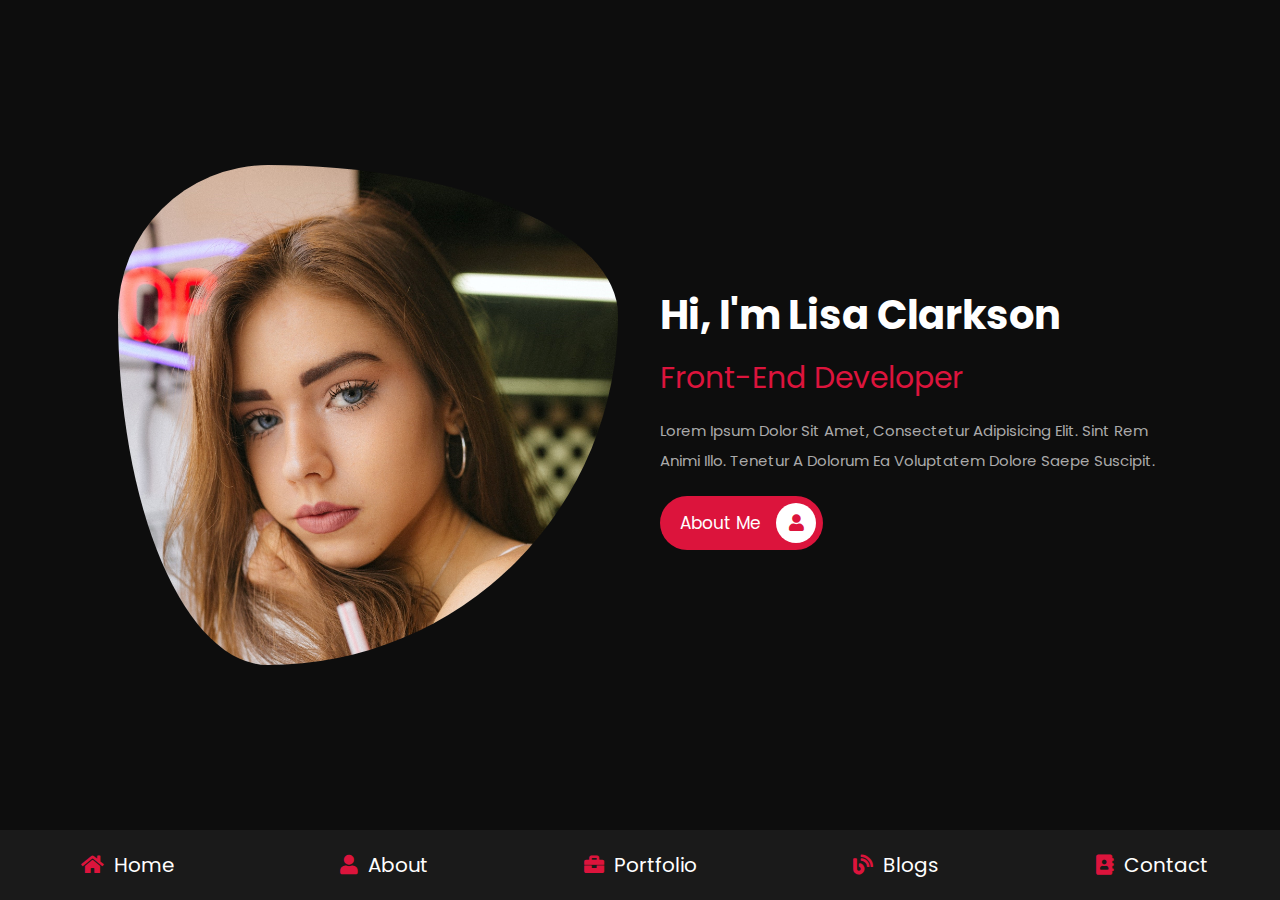
<file: index.html>
<!DOCTYPE html>
<html lang="en">
   <head>
      <meta charset="UTF-8" />
      <meta http-equiv="X-UA-Compatible" content="IE=edge" />
      <meta name="viewport" content="width=device-width, initial-scale=1.0" />
      <title>home</title>
      <!-- font awesome cdn link  -->
      <link
         rel="stylesheet"
         href="https://cdnjs.cloudflare.com/ajax/libs/font-awesome/5.15.4/css/all.min.css"
      />
      <!-- custom css file link  -->
      <link rel="stylesheet" href="./Assets/css/style.css" />
   </head>
   <body>
    <nav class="navbar">
        <a href="index.html"> <i class="fas fa-home"></i><span>home</span></a>
        <a href="about.html"> <i class="fas fa-user"></i><span>about</span></a>
        <a href="portfolio.html"> <i class="fas fa-briefcase"></i><span>portfolio</span></a>
        <a href="blogs.html"> <i class="fas fa-blog"></i><span>blogs</span></a>
        <a href="contact.html"> <i class="fas fa-address-book"></i><span>contact</span></a>
    </nav>

    <section class="home">
        <div class="image">
            <img src="./Assets/images/user-3.jpg" alt="">
        </div>

        <div class="content">
            <h3>hi, i'm lisa clarkson</h3>
            <span>front-end developer</span>
            <p>Lorem ipsum dolor sit amet, consectetur adipisicing elit. Sint rem animi illo. Tenetur a dolorum ea voluptatem dolore saepe suscipit.</p>
            <a href="#" class="btn">about me <i class="fas fa-user"></i> </a>
        </div>
    </section>
   </body>
</html>
</file>
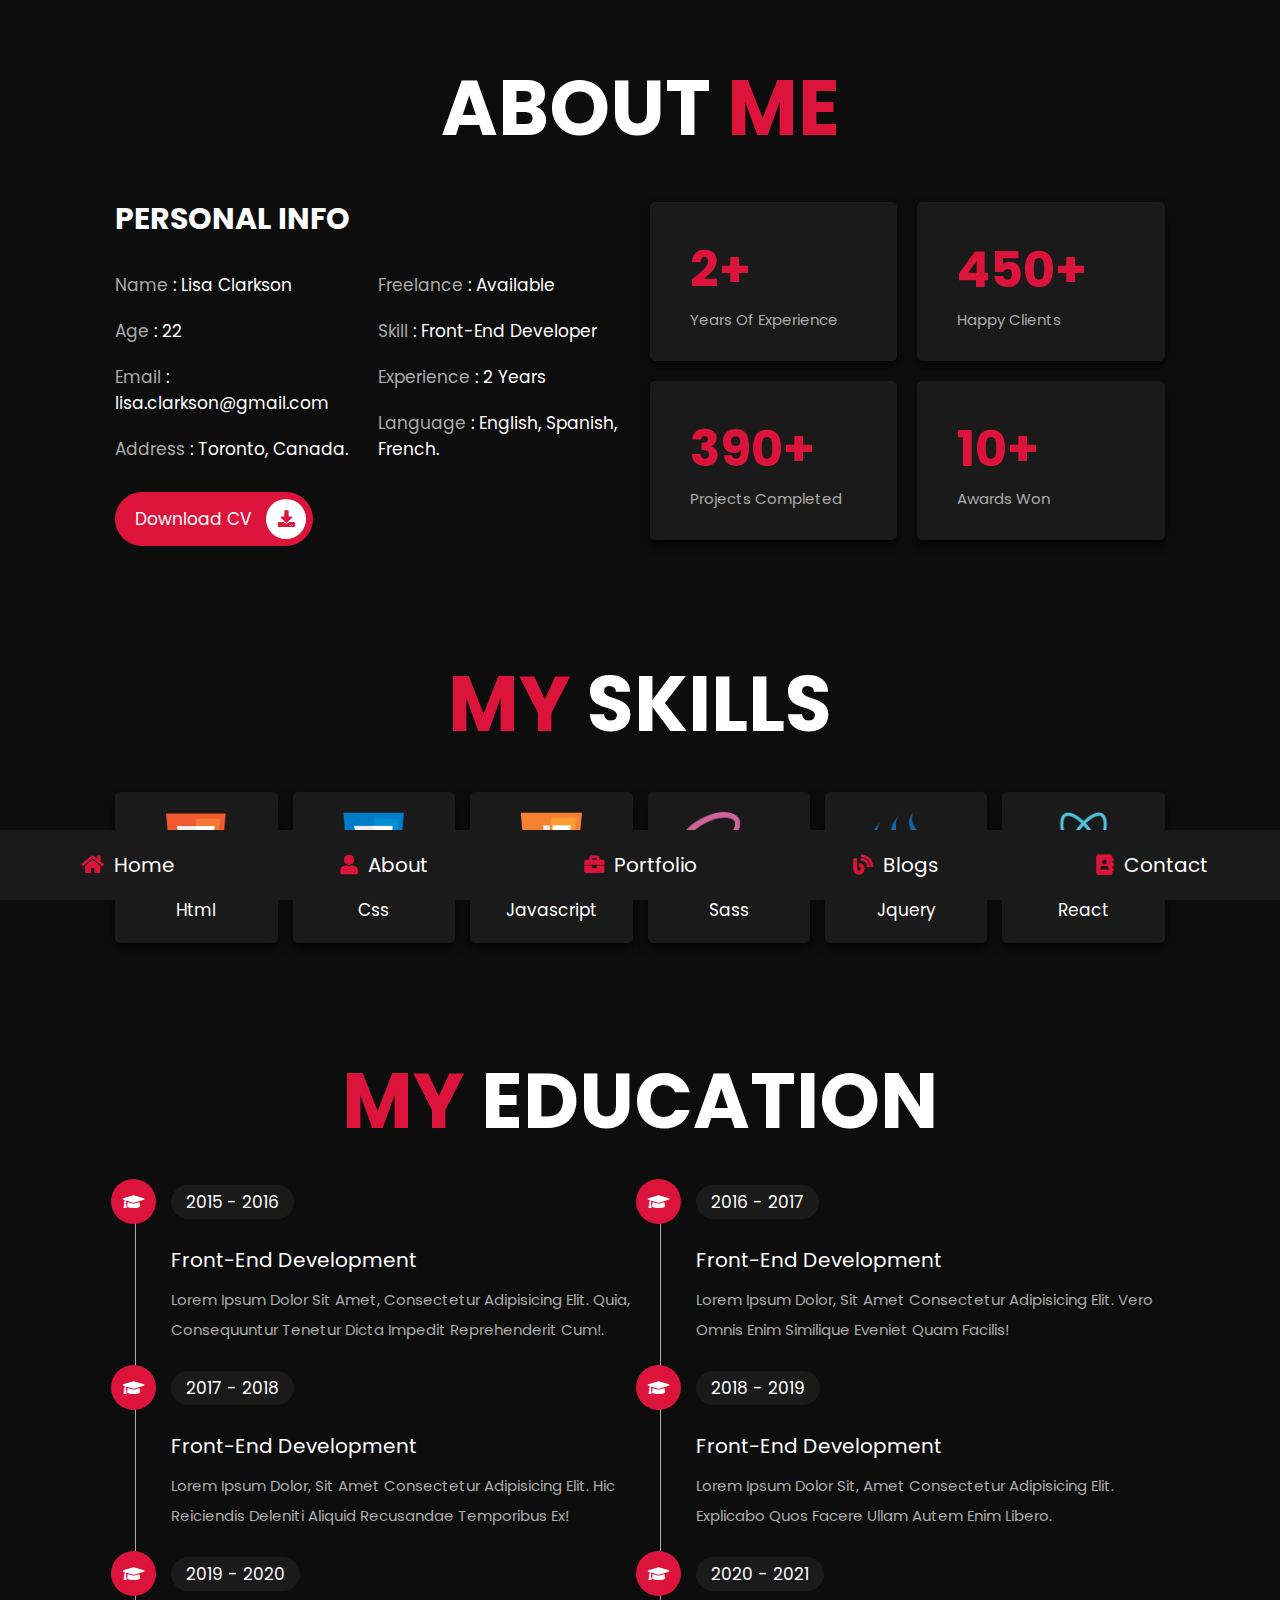
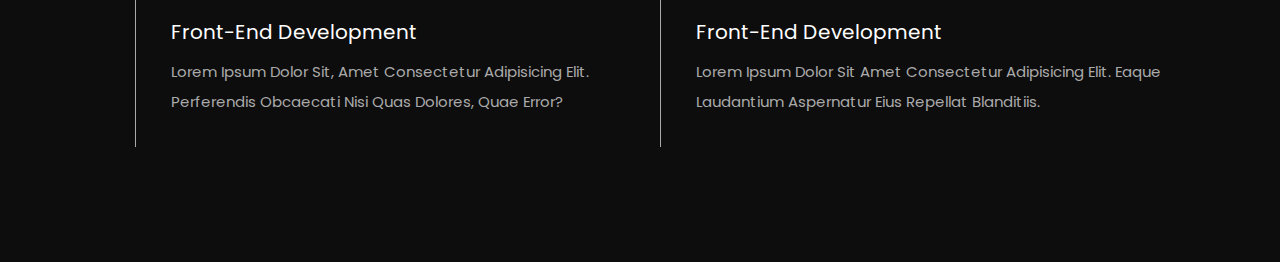
<file: about.html>
<!DOCTYPE html>
<html lang="en">
   <head>
      <meta charset="UTF-8" />
      <meta http-equiv="X-UA-Compatible" content="IE=edge" />
      <meta name="viewport" content="width=device-width, initial-scale=1.0" />
      <title>about</title>

      <!-- font awesome cdn link  -->
      <link
         rel="stylesheet"
         href="https://cdnjs.cloudflare.com/ajax/libs/font-awesome/5.15.4/css/all.min.css"
      />

      <!-- custom css file link  -->
      <link rel="stylesheet" href="./Assets/css/style.css" />
   </head>
   <body>
      <nav class="navbar">
         <a href="index.html"> <i class="fas fa-home"></i><span>home</span></a>
         <a href="about.html"> <i class="fas fa-user"></i><span>about</span></a>
         <a href="portfolio.html">
            <i class="fas fa-briefcase"></i><span>portfolio</span></a
         >
         <a href="blogs.html"> <i class="fas fa-blog"></i><span>blogs</span></a>
         <a href="contact.html">
            <i class="fas fa-address-book"></i><span>contact</span></a
         >
      </nav>

      <section class="about">
         <h1 class="heading">about <span>me</span> </h1>

         <div class="row">

            <div class="info-container">
               <h1>personal info</h1>

               <div class="box-container">

                  <div class="box">
                     <h3> <span>name</span> : lisa clarkson</h3>
                     <h3> <span>age</span> : 22</h3>
                     <h3 class="email"> <span>email</span> : lisa.clarkson@gmail.com</h3>
                     <h3> <span>address</span> : toronto, canada.</h3>
                  </div>

                  <div class="box">
                     <h3> <span>freelance</span> : available</h3>
                     <h3> <span>skill</span> : front-end developer</h3>
                     <h3> <span>experience</span> : 2 years</h3>
                     <h3> <span>language</span> : english, spanish, french.</h3>
                  </div>
               </div>

               <a href="#" class="btn"
                  >download CV <i class="fas fa-download"></i
               ></a>
            </div>

            <div class="count-container">

               <div class="box">
                  <h3>2+</h3>
                  <p>years of experience</p>
               </div>

               <div class="box">
                  <h3>450+</h3>
                  <p>happy clients</p>
               </div>

               <div class="box">
                  <h3>390+</h3>
                  <p>projects completed</p>
               </div>

					<div class="box">
                  <h3>10+</h3>
                  <p>awards won</p>
               </div>

            </div>

         </div>
      </section>

      <section class="skills">

         <h1 class="heading"> <span>my</span> skills </h1>

         <div class="box-container">

            <div class="box">
               <img src="./Assets/images/icon-1.png" alt="">
               <h3>html</h3>
            </div>

            <div class="box">
               <img src="./Assets/images/icon-2.png" alt="">
               <h3>css</h3>
            </div>

            <div class="box">
               <img src="./Assets/images/icon-3.png" alt="">
               <h3>javascript</h3>
            </div>

            
            <div class="box">
               <img src="./Assets/images/icon-4.png" alt="">
               <h3>sass</h3>
            </div>

            
            <div class="box">
               <img src="./Assets/images/icon-5.png" alt="">
               <h3>jquery</h3>
            </div>

            
            <div class="box">
               <img src="./Assets/images/icon-6.png" alt="">
               <h3>react</h3>
            </div>

         </div>
      </section>

      <section class="education">

         <h1 class="heading"> <span>my</span> education </h1>

            <div class="box-container">

               <div class="box">
                  <i class="fas fa-graduation-cap"></i>
                  <span>2015 - 2016</span>
                  <h3>front-end development</h3>
                  <p>Lorem ipsum dolor sit amet, consectetur adipisicing elit. Quia, consequuntur tenetur dicta impedit reprehenderit cum!.</p>
               </div>

               <div class="box">
                  <i class="fas fa-graduation-cap"></i>
                  <span>2016 - 2017</span>
                  <h3>front-end development</h3>
                  <p>Lorem ipsum dolor, sit amet consectetur adipisicing elit. Vero omnis enim similique eveniet quam facilis!</p>
               </div>

               <div class="box">
                  <i class="fas fa-graduation-cap"></i>
                  <span>2017 - 2018</span>
                  <h3>front-end development</h3>
                  <p>Lorem ipsum dolor, sit amet consectetur adipisicing elit. Hic reiciendis deleniti aliquid recusandae temporibus ex!</p>
               </div>

               <div class="box">
                  <i class="fas fa-graduation-cap"></i>
                  <span>2018 - 2019</span>
                  <h3>front-end development</h3>
                  <p>Lorem ipsum dolor sit, amet consectetur adipisicing elit. Explicabo quos facere ullam autem enim libero.</p>
               </div>

               <div class="box">
                  <i class="fas fa-graduation-cap"></i>
                  <span>2019 - 2020</span>
                  <h3>front-end development</h3>
                  <p>Lorem ipsum dolor sit, amet consectetur adipisicing elit. Perferendis obcaecati nisi quas dolores, quae error?</p>
               </div>

               <div class="box">
                  <i class="fas fa-graduation-cap"></i>
                  <span>2020 - 2021</span>
                  <h3>front-end development</h3>
                  <p>Lorem ipsum dolor sit amet consectetur adipisicing elit. Eaque laudantium aspernatur eius repellat blanditiis.</p>
               </div>

            </div>
         </h1>
      </section>

   </body>
</html>
</file>
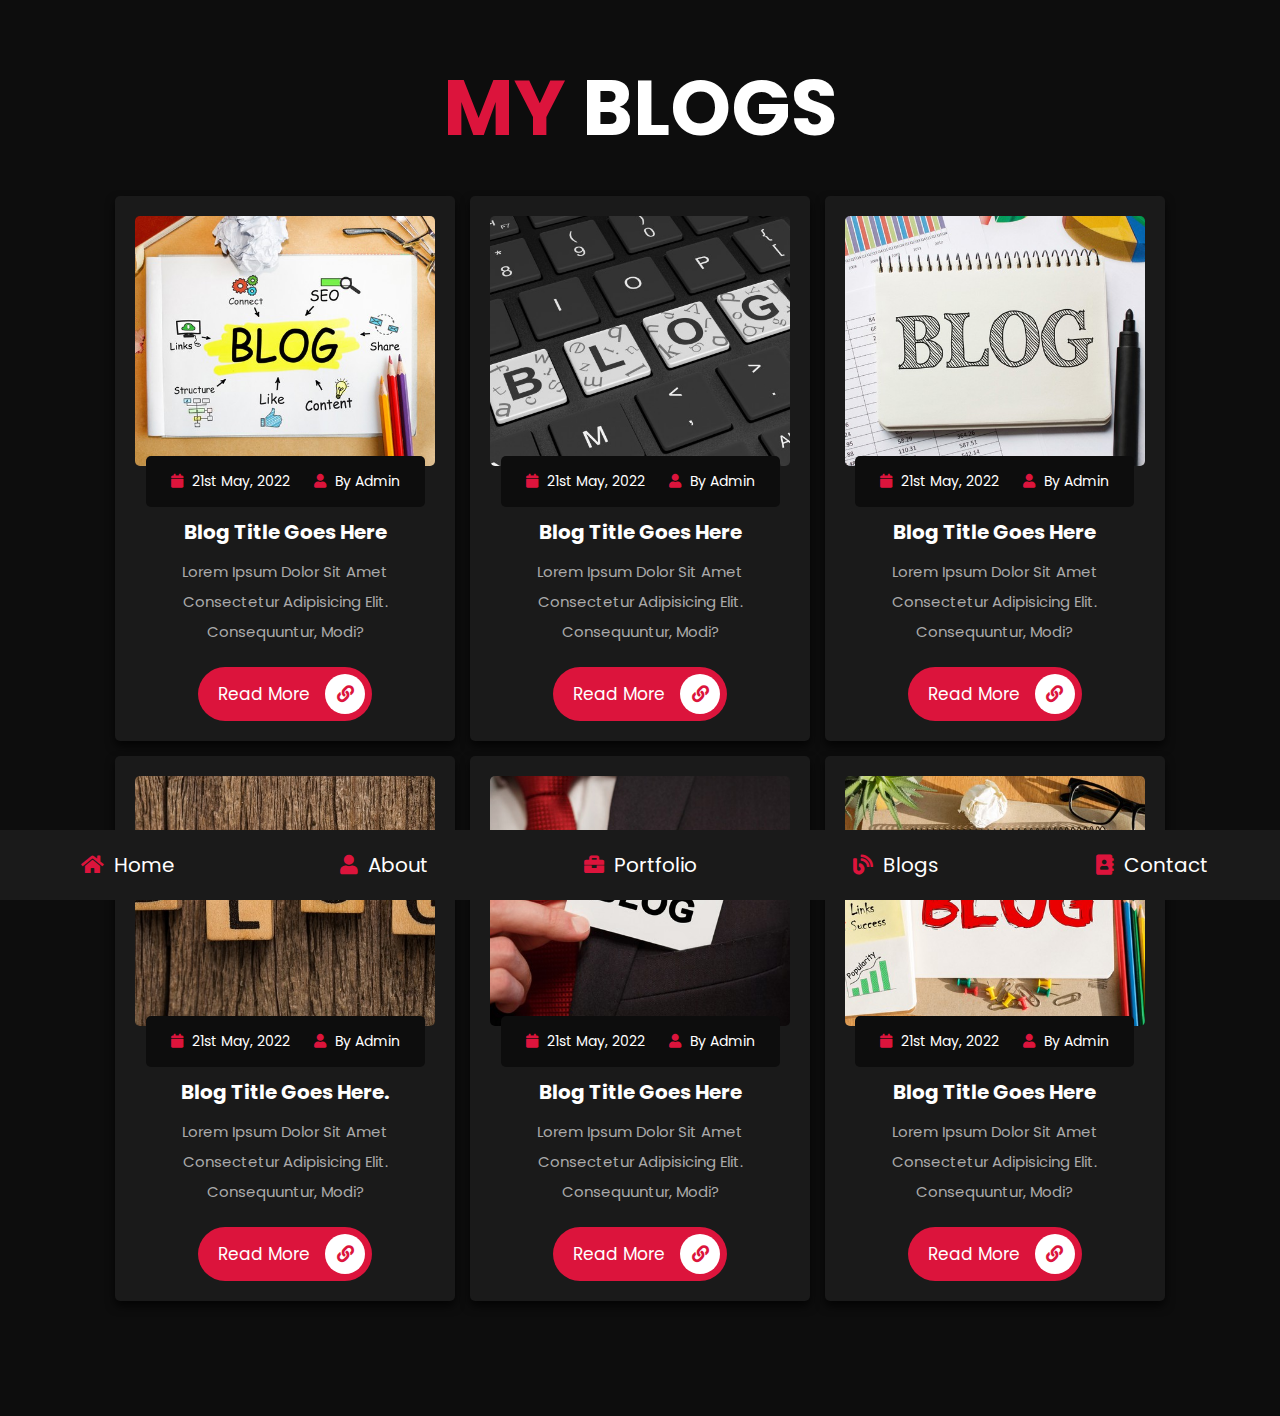
<file: blogs.html>
<!DOCTYPE html>
<html lang="en">
   <head>
      <meta charset="UTF-8" />
      <meta http-equiv="X-UA-Compatible" content="IE=edge" />
      <meta name="viewport" content="width=device-width, initial-scale=1.0" />
      <title>blogs</title>

      <!-- font awesome cdn link  -->
      <link
         rel="stylesheet"
         href="https://cdnjs.cloudflare.com/ajax/libs/font-awesome/5.15.4/css/all.min.css"
      />

      <!-- custom css file link  -->
      <link rel="stylesheet" href="./Assets/css/style.css" />
   </head>
   <body>
      <nav class="navbar">
         <a href="index.html"> <i class="fas fa-home"></i><span>home</span></a>
         <a href="about.html"> <i class="fas fa-user"></i><span>about</span></a>
         <a href="portfolio.html">
            <i class="fas fa-briefcase"></i><span>portfolio</span></a
         >
         <a href="blogs.html"> <i class="fas fa-blog"></i><span>blogs</span></a>
         <a href="contact.html">
            <i class="fas fa-address-book"></i><span>contact</span></a
         >
      </nav>

      <section class="blogs">
         <h1 class="heading"><span>my</span> blogs</h1>

         <div class="box-container">

            <div class="box">
               <div class="image">
                  <img src="./Assets/images/blog1.jpg" alt="" />
               </div>

               <div class="content">
                  <div class="icons">
                     <a href="#"><i class="fas fa-calendar"></i> 21st may, 2022 </a>
                     <a href="#"><i class="fas fa-user"></i> by admin </a>
                  </div>
                  <h3>blog title goes here</h3>
                  <p>Lorem ipsum dolor sit amet consectetur adipisicing elit. Consequuntur, modi?</p>
                  <a href="" class="btn"> read more <i class="fas fa-link"></i></a>
               </div>

            </div>

            <div class="box">
               <div class="image">
                  <img src="./Assets/images/blog2.jpg" alt="" />
               </div>

               <div class="content">
                  <div class="icons">
                     <a href="#"><i class="fas fa-calendar"></i> 21st may, 2022 </a>
                     <a href="#"><i class="fas fa-user"></i> by admin </a>
                  </div>
                  <h3>blog title goes here</h3>
                  <p>Lorem ipsum dolor sit amet consectetur adipisicing elit. Consequuntur, modi?</p>
                  <a href="" class="btn"> read more <i class="fas fa-link"></i></a>
               </div>

            </div>

            <div class="box">
               <div class="image">
                  <img src="./Assets/images/blog3.jpg" alt="" />
               </div>

               <div class="content">
                  <div class="icons">
                     <a href="#"><i class="fas fa-calendar"></i> 21st may, 2022 </a>
                     <a href="#"><i class="fas fa-user"></i> by admin </a>
                  </div>
                  <h3>blog title goes here</h3>
                  <p>Lorem ipsum dolor sit amet consectetur adipisicing elit. Consequuntur, modi?</p>
                  <a href="" class="btn"> read more <i class="fas fa-link"></i></a>
               </div>

            </div>

            <div class="box">
               <div class="image">
                  <img src="./Assets/images/blog4.jpg" alt="" />
               </div>

               <div class="content">
                  <div class="icons">
                     <a href="#"><i class="fas fa-calendar"></i> 21st may, 2022 </a>
                     <a href="#"><i class="fas fa-user"></i> by admin </a>
                  </div>
                  <h3>blog title goes here.</h3>
                  <p>Lorem ipsum dolor sit amet consectetur adipisicing elit. Consequuntur, modi?</p>
                  <a href="" class="btn"> read more <i class="fas fa-link"></i></a>
               </div>


            </div>

            <div class="box">
               <div class="image">
                  <img src="./Assets/images/blog5.jpg" alt="" />
               </div>

               <div class="content">
                  <div class="icons">
                     <a href="#"><i class="fas fa-calendar"></i> 21st may, 2022 </a>
                     <a href="#"><i class="fas fa-user"></i> by admin </a>
                  </div>
                  <h3>blog title goes here</h3>
                  <p>Lorem ipsum dolor sit amet consectetur adipisicing elit. Consequuntur, modi?</p>
                  <a href="" class="btn"> read more <i class="fas fa-link"></i></a>
               </div>

            </div>

            <div class="box">
               <div class="image">
                  <img src="./Assets/images/blog6.jpg" alt="" />
               </div>

               <div class="content">
                  <div class="icons">
                     <a href="#"><i class="fas fa-calendar"></i> 21st may, 2022 </a>
                     <a href="#"><i class="fas fa-user"></i> by admin </a>
                  </div>
                  <h3>blog title goes here</h3>
                  <p>Lorem ipsum dolor sit amet consectetur adipisicing elit. Consequuntur, modi?</p>
                  <a href="" class="btn"> read more <i class="fas fa-link"></i></a>
               </div>

            </div>

         </div>
      </section>

   </body>
</html>
</file>
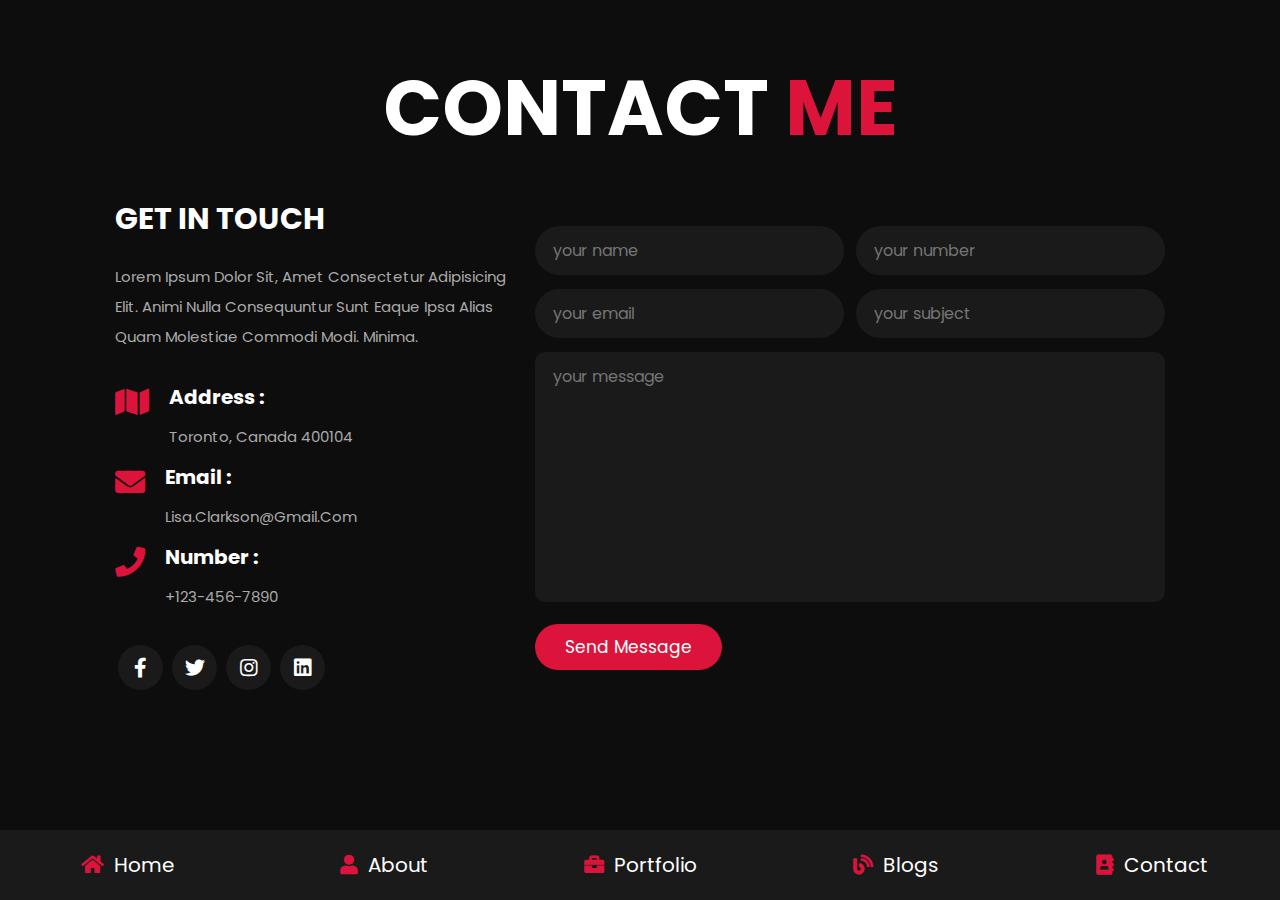
<file: contact.html>
<!DOCTYPE html>
<html lang="en">
   <head>
      <meta charset="UTF-8" />
      <meta http-equiv="X-UA-Compatible" content="IE=edge" />
      <meta name="viewport" content="width=device-width, initial-scale=1.0" />
      <title>contact</title>

      <!-- font awesome cdn link  -->
      <link
         rel="stylesheet"
         href="https://cdnjs.cloudflare.com/ajax/libs/font-awesome/5.15.4/css/all.min.css"
      />

      <!-- custom css file link  -->
      <link rel="stylesheet" href="./Assets/css/style.css" />
   </head>
   <body>
      <nav class="navbar">
         <a href="index.html"> <i class="fas fa-home"></i><span>home</span></a>
         <a href="about.html"> <i class="fas fa-user"></i><span>about</span></a>
         <a href="portfolio.html">
            <i class="fas fa-briefcase"></i><span>portfolio</span></a
         >
         <a href="blogs.html"> <i class="fas fa-blog"></i><span>blogs</span></a>
         <a href="contact.html">
            <i class="fas fa-address-book"></i><span>contact</span></a
         >
      </nav>

      <section class="contact">

         <h1 class="heading"> contact <span>me</span></h1> 

         <div class="row">

            <div class="info-container">

               <h1>get in touch</h1>

               <p>Lorem ipsum dolor sit, amet consectetur adipisicing elit. Animi nulla consequuntur sunt eaque ipsa alias quam molestiae commodi modi. Minima.</p>

               <div class="box-container">

                  <div class="box">
                     <i class="fas fa-map"></i>
                     <div class="info">
                        <h3>address :</h3>
                        <p>Toronto, Canada 400104</p>
                     </div>
                  </div>
                  
                  <div class="box">
                     <i class="fas fa-envelope"></i>
                     <div class="info">
                        <h3>email :</h3>
                        <p>lisa.clarkson@gmail.com</p>
                     </div>
                  </div>

                  <div class="box">
                     <i class="fas fa-phone"></i>
                     <div class="info">
                        <h3>number :</h3>
                        <p>+123-456-7890</p>
                     </div>
                  </div>
                  
               </div>
               
               <div class="share">
                  <a href="" class="fab fa-facebook-f"></a>
                  <a href="" class="fab fa-twitter"></a>
                  <a href="" class="fab fa-instagram"></a>
                  <a href="" class="fab fa-linkedin"></a>
               </div>
               
            </div>

            <form action="">

               <div class="inputBox">
                  <input type="text" placeholder="your name">
                  <input type="number" placeholder="your number">
               </div>

               <div class="inputBox">
                  <input type="email" placeholder="your email">
                  <input type="text" placeholder="your subject">
               </div>

               <textarea name="" placeholder="your message" id="" cols="30" rows="10"></textarea>

               <input type="submit" value="send message" class="btn">

            </form>

         </div>

      </section>
   </body>
</html>
</file>
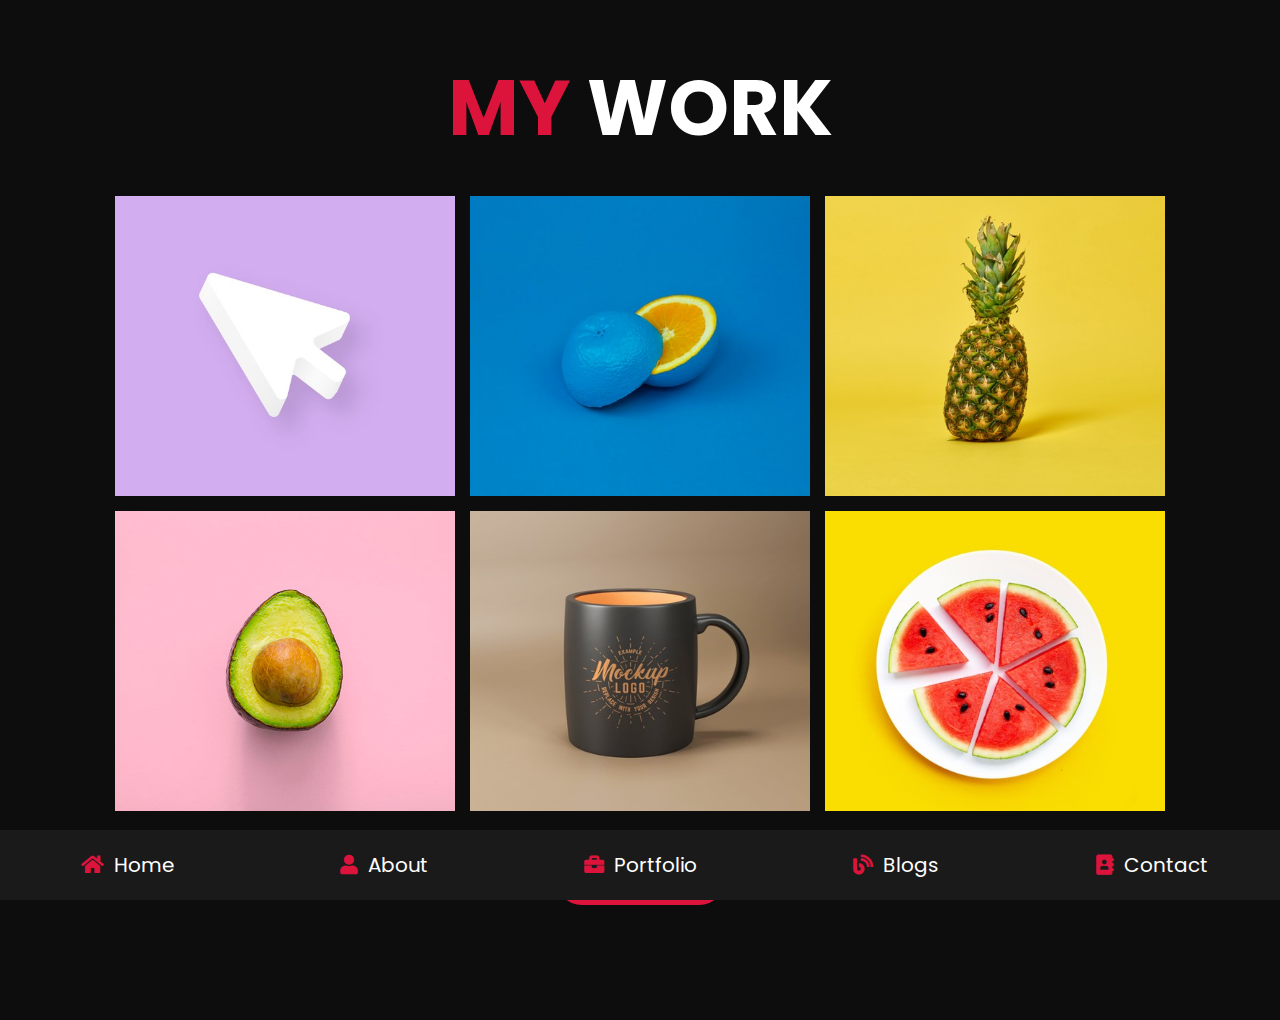
<file: portfolio.html>
<!DOCTYPE html>
<html lang="en">
   <head>
      <meta charset="UTF-8" />
      <meta http-equiv="X-UA-Compatible" content="IE=edge" />
      <meta name="viewport" content="width=device-width, initial-scale=1.0" />
      <title>portfolio</title>

      <!-- font awesome cdn link  -->
      <link
         rel="stylesheet"
         href="https://cdnjs.cloudflare.com/ajax/libs/font-awesome/5.15.4/css/all.min.css"
      />

      <!-- custom css file link  -->
      <link rel="stylesheet" href="./Assets/css/style.css" />
   </head>
   <body>
      <nav class="navbar">
         <a href="index.html"> <i class="fas fa-home"></i><span>home</span></a>
         <a href="about.html"> <i class="fas fa-user"></i><span>about</span></a>
         <a href="portfolio.html">
            <i class="fas fa-briefcase"></i><span>portfolio</span></a
         >
         <a href="blogs.html"> <i class="fas fa-blog"></i><span>blogs</span></a>
         <a href="contact.html">
            <i class="fas fa-address-book"></i><span>contact</span></a
         >
      </nav>

      <section class="portfolio">
         <h1 class="heading"><span>my</span> work</h1>

         <div class="box-container">
            <div class="box">
               <img src="./Assets/images/img-1.jpg" alt="" />
               <div class="content">
                  <h3>project 01</h3>
                  <p>
                     Lorem ipsum dolor sit amet, consectetur adipisicing elit.
                     Veniam, porro.
                  </p>
                  <a href="#">read more</a>
               </div>
            </div>

            <div class="box">
               <img src="./Assets/images/img-2.jpg" alt="" />
               <div class="content">
                  <h3>project 02</h3>
                  <p>
                     Lorem ipsum dolor sit amet, consectetur adipisicing elit.
                     Veniam, porro.
                  </p>
                  <a href="#">read more</a>
               </div>
            </div>

            <div class="box">
               <img src="./Assets/images/img-3.jpg" alt="" />
               <div class="content">
                  <h3>project 03</h3>
                  <p>
                     Lorem ipsum dolor sit amet, consectetur adipisicing elit.
                     Veniam, porro.
                  </p>
                  <a href="#">read more</a>
               </div>
            </div>

            <div class="box">
               <img src="./Assets/images/img-4.jpg" alt="" />
               <div class="content">
                  <h3>project 04</h3>
                  <p>
                     Lorem ipsum dolor sit amet, consectetur adipisicing elit.
                     Veniam, porro.
                  </p>
                  <a href="#">read more</a>
               </div>
            </div>

            <div class="box">
               <img src="./Assets/images/img-5.jpg" alt="" />
               <div class="content">
                  <h3>project 05</h3>
                  <p>
                     Lorem ipsum dolor sit amet, consectetur adipisicing elit.
                     Veniam, porro.
                  </p>
                  <a href="#">read more</a>
               </div>
            </div>

            <div class="box">
               <img src="./Assets/images/img-6.jpg" alt="" />
               <div class="content">
                  <h3>project 06</h3>
                  <p>
                     Lorem ipsum dolor sit amet, consectetur adipisicing elit.
                     Veniam, porro.
                  </p>
                  <a href="#">read more</a>
               </div>
            </div>
         </div>
         <a href="#" class="btn">load more <i class="fas fa-redo"></i> </a>
      </section>
   </body>
</html>
</file>
<file: Assets/css/style.css>
@import url("https://fonts.googleapis.com/css2?family=Poppins:wght@100;300;400;500;600;700&display=swap");
* {
  font-family: "Poppins", sans-serif;
  margin: 0;
  padding: 0;
  box-sizing: border-box;
  text-decoration: none;
  outline: none;
  border: none;
  text-transform: capitalize;
}

html {
  font-size: 62.5%;
  overflow-x: hidden;
}
html::-webkit-scrollbar {
  width: 1rem;
}
html::-webkit-scrollbar-track {
  background: #0d0d0d;
}
html::-webkit-scrollbar-thumb {
  background: crimson;
  border-radius: 5rem;
}

body {
  background: #0d0d0d;
  padding-bottom: 6.5rem;
}

section {
  padding: 5rem 9%;
}

.heading {
  text-align: center;
  font-size: 6vw;
  color: #fff;
  margin-bottom: 3rem;
  text-transform: uppercase;
}
.heading span {
  text-transform: uppercase;
  color: crimson;
}

.btn {
  display: inline-block;
  margin-top: 1rem;
  border-radius: 5rem;
  background: crimson;
  padding: 0.7rem;
  font-size: 1.7rem;
  color: #fff;
  padding-left: 2rem;
}
.btn i {
  height: 4rem;
  width: 4rem;
  line-height: 4rem;
  font-size: 1.7rem;
  text-align: center;
  background: #fff;
  color: crimson;
  border-radius: 50%;
  margin-left: 1rem;
  transition: 0.2s linear;
}
.btn:hover i {
  margin-left: 2rem;
}

.navbar {
  position: fixed;
  bottom: 0;
  left: 0;
  right: 0;
  display: flex;
  z-index: 1000;
  align-items: flex-end;
}
.navbar a {
  background: #1a1a1a;
  font-size: 2rem;
  padding: 2rem;
  flex: 1;
  color: #fff;
  text-align: center;
  transition: 0.2s linear;
}
.navbar a i {
  color: crimson;
  padding-right: 1rem;
}
.navbar a:hover {
  background: crimson;
  padding-bottom: 5rem;
}
.navbar a:hover i {
  color: #fff;
}

.home {
  display: flex;
  align-items: center;
  flex-wrap: wrap;
  gap: 4rem;
  min-height: calc(100vh - 6.5rem);
}
.home .image {
  flex: 1 1 42rem;
  text-align: center;
}
.home .image img {
  height: 50rem;
  width: 50rem;
  border-radius: 30% 70% 70% 30%/30% 30% 70% 70%;
}
.home .content {
  flex: 1 1 42rem;
}
.home .content h3 {
  color: #fff;
  font-size: 4rem;
  padding-bottom: 0.5rem;
}
.home .content span {
  font-size: 3rem;
  color: crimson;
  padding: 0.5rem 0;
  display: block;
}
.home .content p {
  font-size: 1.5rem;
  color: #aaa;
  padding: 1rem 0;
  line-height: 2;
}

.about .row {
  display: flex;
  align-items: center;
  flex-wrap: wrap;
  gap: 2rem;
}
.about .row .info-container {
  flex: 1 1 42rem;
}
.about .row .info-container h1 {
  font-size: 3rem;
  color: #fff;
  text-transform: uppercase;
  padding-bottom: 1rem;
}
.about .row .info-container .box-container {
  padding: 1rem 0;
  display: flex;
  flex-wrap: wrap;
  gap: 1rem;
}
.about .row .info-container .box-container .box {
  flex: 1 1 20rem;
}
.about .row .info-container .box-container .box h3 {
  font-size: 1.7rem;
  color: #fff;
  padding: 1rem 0;
  font-weight: normal;
}
.about .row .info-container .box-container .box h3 span {
  color: #aaa;
  font-weight: light;
}
.about .row .info-container .box-container .box h3.email {
  text-transform: none;
}
.about .row .count-container {
  flex: 1 1 42rem;
  display: flex;
  flex-wrap: wrap;
  gap: 2rem;
}
.about .row .count-container .box {
  flex: 1 1 20rem;
  padding: 3rem 4rem;
  border-radius: 0.5rem;
  background: #1a1a1a;
  box-shadow: 0 0.5rem 1rem rgba(0, 0, 0, 0.7);
}
.about .row .count-container .box h3 {
  font-size: 5rem;
  color: crimson;
}
.about .row .count-container .box p {
  font-size: 1.5rem;
  color: #aaa;
}

.skills .box-container {
  display: grid;
  grid-template-columns: repeat(auto-fit, minmax(16rem, 1fr));
  gap: 1.5rem;
}
.skills .box-container .box {
  padding: 2rem;
  text-align: center;
  box-shadow: 0 0.5rem 1rem rgba(0, 0, 0, 0.7);
  border-radius: 0.5rem;
  background: #1a1a1a;
}
.skills .box-container .box:hover {
  background: #fff;
}
.skills .box-container .box:hover h3 {
  color: #0d0d0d;
}
.skills .box-container .box img {
  height: 7rem;
  margin-bottom: 1rem;
}
.skills .box-container .box h3 {
  font-size: 1.7rem;
  color: #fff;
  font-weight: normal;
}

.education .box-container {
  display: flex;
  flex-wrap: wrap;
}
.education .box-container .box {
  flex: 1 1 40rem;
  margin-left: 2rem;
  padding-top: 0;
  padding-left: 3.5rem;
  padding-bottom: 3rem;
  border-left: 0.1rem solid #aaa;
  position: relative;
}
.education .box-container .box i {
  height: 4.5rem;
  width: 4.5rem;
  line-height: 4.5rem;
  font-size: 1.7rem;
  border-radius: 50%;
  background: crimson;
  color: #fff;
  text-align: center;
  position: absolute;
  top: -1rem;
  left: -2.5rem;
}
.education .box-container .box span {
  font-size: 1.7rem;
  color: #fff;
  border-radius: 5rem;
  padding: 0.5rem 1.5rem;
  background: #1a1a1a;
}
.education .box-container .box h3 {
  font-size: 2rem;
  padding: 1rem 0;
  padding-top: 3rem;
  color: white;
  font-weight: normal;
}
.education .box-container .box p {
  font-size: 1.5rem;
  color: #aaa;
  line-height: 2;
}

.portfolio {
  text-align: center;
}
.portfolio .box-container {
  display: grid;
  grid-template-columns: repeat(auto-fit, minmax(31rem, 1fr));
  gap: 1.5rem;
  margin-bottom: 3rem;
}
.portfolio .box-container .box {
  height: 30rem;
  overflow: hidden;
  position: relative;
}
.portfolio .box-container .box:hover .content {
  transform: translateY(0);
}
.portfolio .box-container .box img {
  height: 100%;
  width: 100%;
  object-fit: cover;
}
.portfolio .box-container .box .content {
  position: absolute;
  top: 0;
  left: 0;
  height: 100%;
  width: 100%;
  background: #1a1a1a;
  display: flex;
  flex-flow: column;
  align-items: center;
  justify-content: center;
  padding: 2rem;
  transform: translateY(-100%);
  transition: 0.2s linear;
}
.portfolio .box-container .box .content h3 {
  font-size: 2.5rem;
  color: #fff;
  text-transform: uppercase;
  font-weight: normal;
}
.portfolio .box-container .box .content p {
  padding: 1rem 0;
  font-size: 1.5rem;
  line-height: 2;
  color: #aaa;
}
.portfolio .box-container .box .content a {
  font-size: 2rem;
  color: crimson;
}
.portfolio .box-container .box .content a:hover {
  color: #fff;
}

.blogs .box-container {
  display: grid;
  grid-template-columns: repeat(auto-fit, minmax(31rem, 1fr));
  gap: 1.5rem;
}
.blogs .box-container .box {
  text-align: center;
  padding: 2rem;
  border-radius: 0.5rem;
  background: #1a1a1a;
  box-shadow: 0 0.5rem 1rem rgba(0, 0, 0, 0.7);
}
.blogs .box-container .box:hover .image img {
  transform: scale(1.2);
}
.blogs .box-container .box .image {
  height: 25rem;
  width: 100%;
  border-radius: 0.5rem;
  overflow: hidden;
}
.blogs .box-container .box .image img {
  height: 100%;
  width: 100%;
  object-fit: cover;
  transition: 0.2s linear;
}
.blogs .box-container .box .content .icons {
  position: relative;
  top: -1rem;
  border-radius: 0.5rem;
  padding: 1.5rem;
  display: inline-block;
  background-color: #0d0d0d;
}
.blogs .box-container .box .content .icons a {
  font-size: 1.4rem;
  margin: 0 1rem;
  color: #fff;
}
.blogs .box-container .box .content .icons a:hover {
  color: crimson;
}
.blogs .box-container .box .content .icons a i {
  padding-right: 0.5rem;
  color: crimson;
}
.blogs .box-container .box .content h3 {
  font-size: 2rem;
  color: #fff;
}
.blogs .box-container .box .content p {
  font-size: 1.5rem;
  color: #aaa;
  padding: 1rem 0;
  line-height: 2;
}

.contact .row {
  display: flex;
  align-items: center;
  flex-wrap: wrap;
  gap: 2rem;
}
.contact .row .info-container {
  width: 40rem;
}
.contact .row .info-container h1 {
  font-size: 3rem;
  text-transform: uppercase;
  color: #fff;
  padding-bottom: 1rem;
}
.contact .row .info-container p {
  font-size: 1.5rem;
  line-height: 2;
  color: #aaa;
  padding: 1rem 0;
}
.contact .row .info-container .box-container {
  padding: 2rem 0;
}
.contact .row .info-container .box-container .box {
  display: flex;
  gap: 2rem;
}
.contact .row .info-container .box-container .box i {
  font-size: 3rem;
  color: crimson;
  padding-top: 0.5rem;
}
.contact .row .info-container .box-container .box h3 {
  font-size: 2rem;
  color: #fff;
}
.contact .row .info-container .share a {
  font-size: 2rem;
  height: 4.5rem;
  width: 4.5rem;
  line-height: 4.5rem;
  border-radius: 50%;
  background: #1a1a1a;
  color: #fff;
  text-align: center;
  margin: 0.3rem;
}
.contact .row .info-container .share a:hover {
  background: crimson;
}
.contact .row form {
  flex: 1 1 42rem;
}
.contact .row form .inputBox {
  display: flex;
  flex-wrap: wrap;
  justify-content: space-between;
}
.contact .row form .inputBox input {
  width: 49%;
}
.contact .row form .inputBox input,
.contact .row form textarea {
  border-radius: 5rem;
  padding: 1.2rem 1.8rem;
  font-size: 1.6rem;
  color: #fff;
  text-transform: none;
  margin: 0.7rem 0;
  background: #1a1a1a;
}
.contact .row form textarea {
  width: 100%;
  border-radius: 1rem;
  resize: none;
  height: 25rem;
}
.contact .row form .btn {
  padding: 1rem 3rem;
  cursor: pointer;
}
.contact .row form .btn:hover {
  background: #fff;
  color: #0d0d0d;
}

@media (max-width: 1200px) {
  html {
    font-size: 55%;
  }
  section {
    padding: 3rem 2rem;
  }
}
@media (max-width: 768px) {
  .heading {
    font-size: 10vw;
  }
  .navbar a i {
    padding: 0;
  }
  .navbar a span {
    display: none;
  }
  .navbar a:hover {
    padding-bottom: 3rem;
  }
  .home {
    text-align: center;
    gap: 2rem;
  }
  .home .image img {
    height: 30rem;
    width: 30rem;
  }
  .home .content h3 {
    font-size: 3rem;
  }
  .home .content span {
    font-size: 2.5rem;
  }
  .contact .row form .inputBox input {
    width: 100%;
    margin-bottom: 1rem;
  }
}
@media (max-width: 450px) {
  html {
    font-size: 50%;
  }
}/*# sourceMappingURL=style.css.map */
</file>
